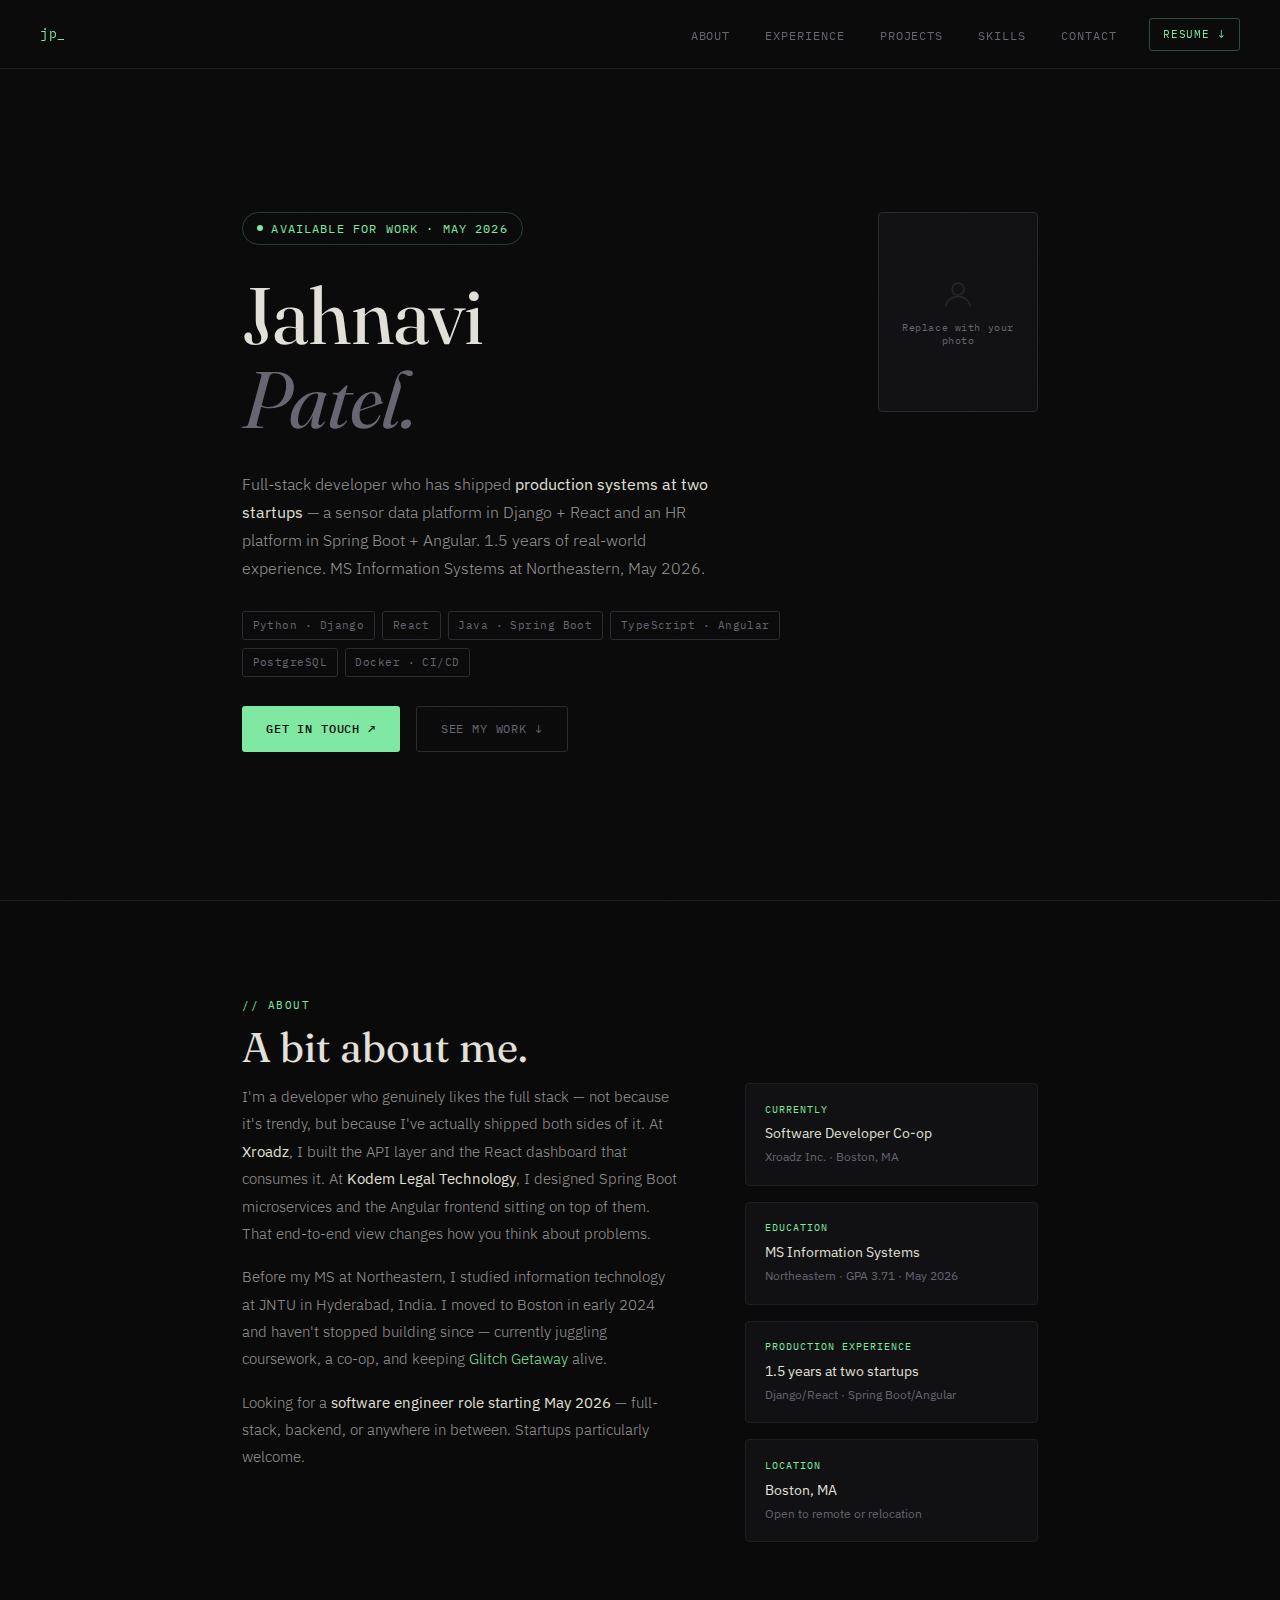
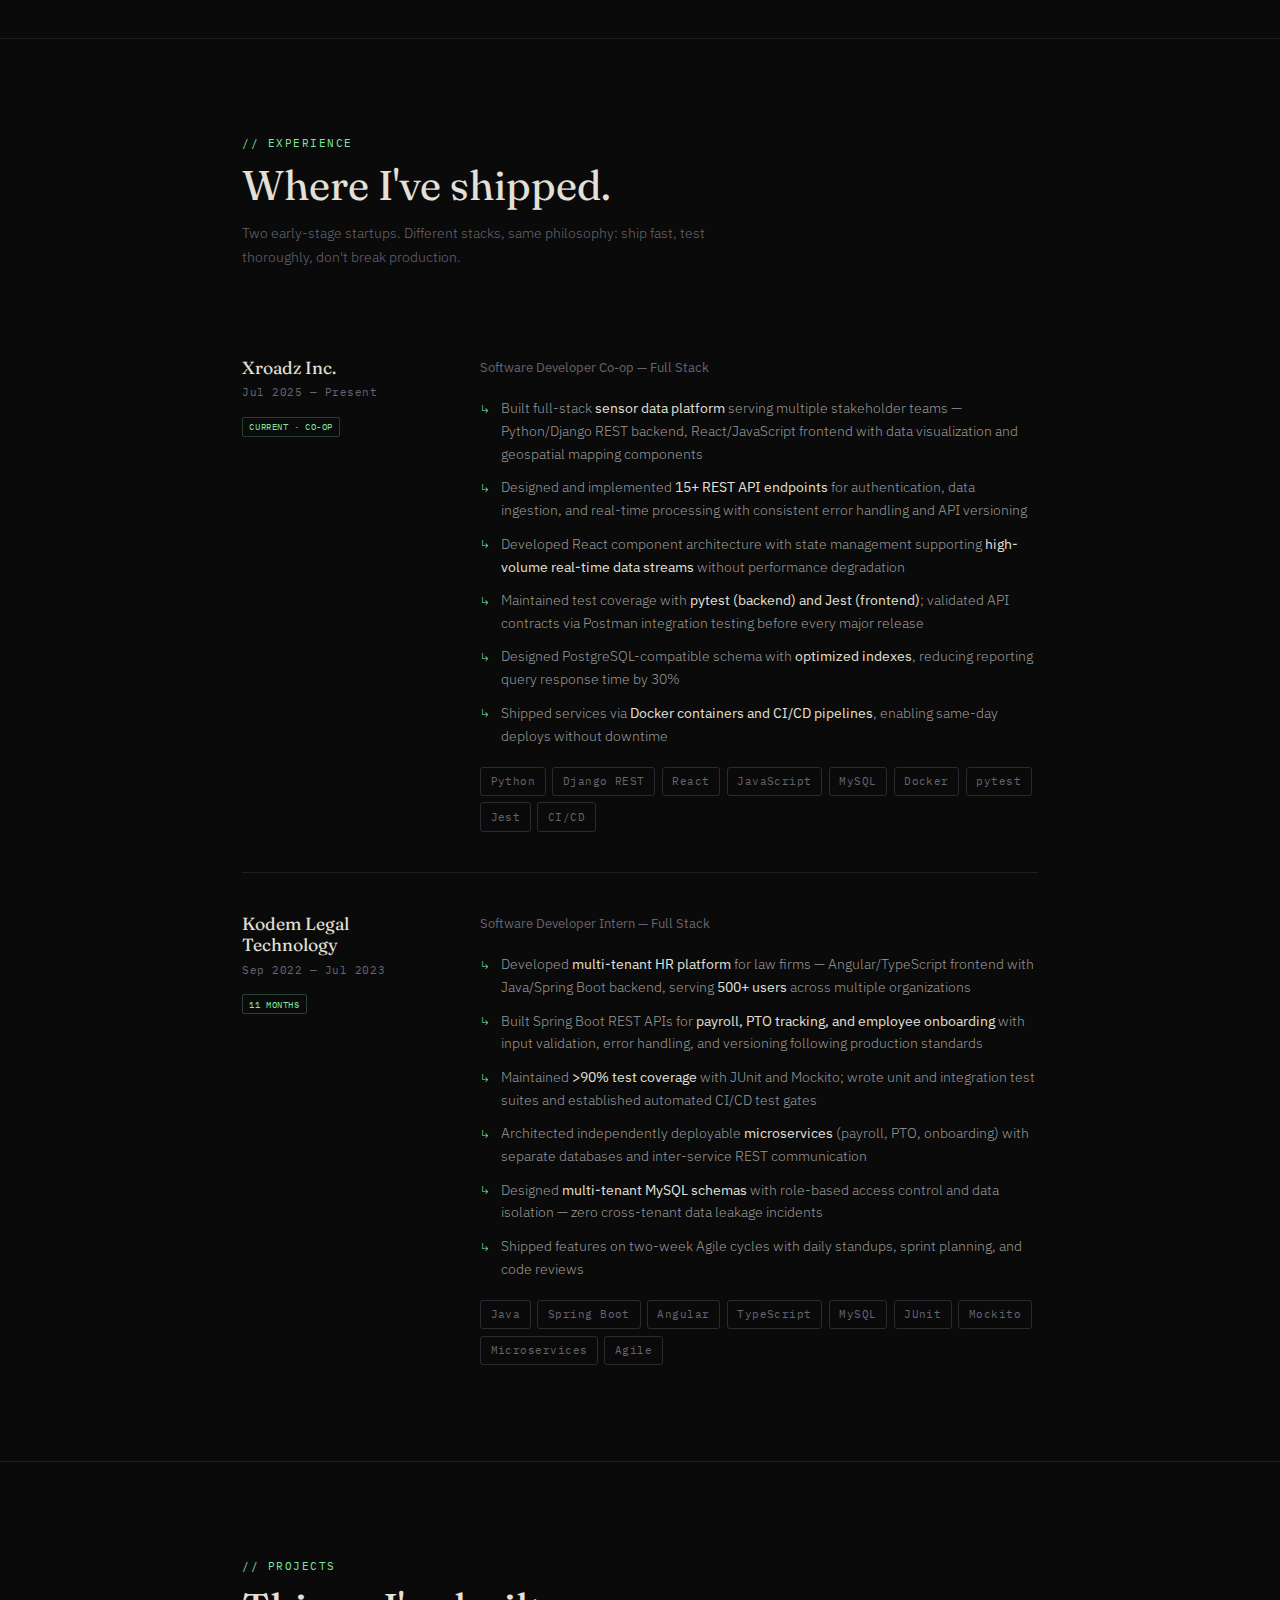
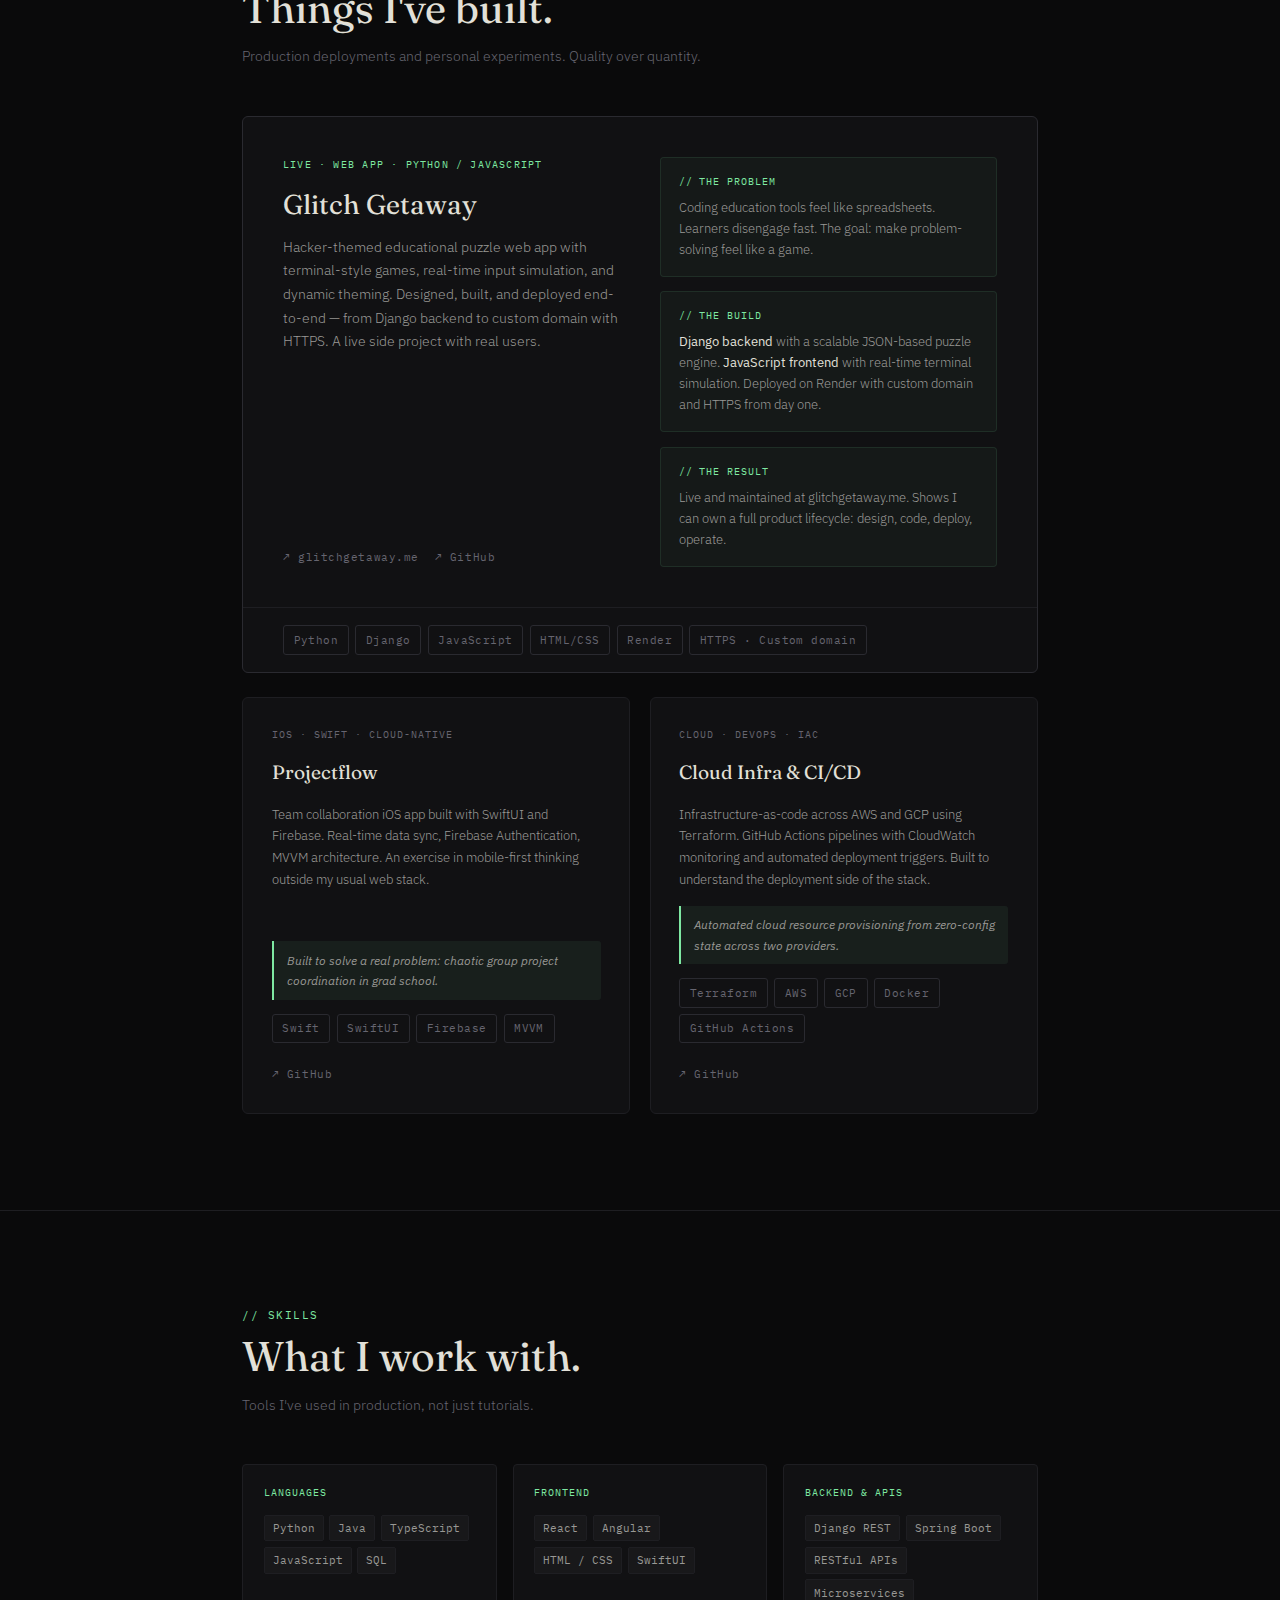
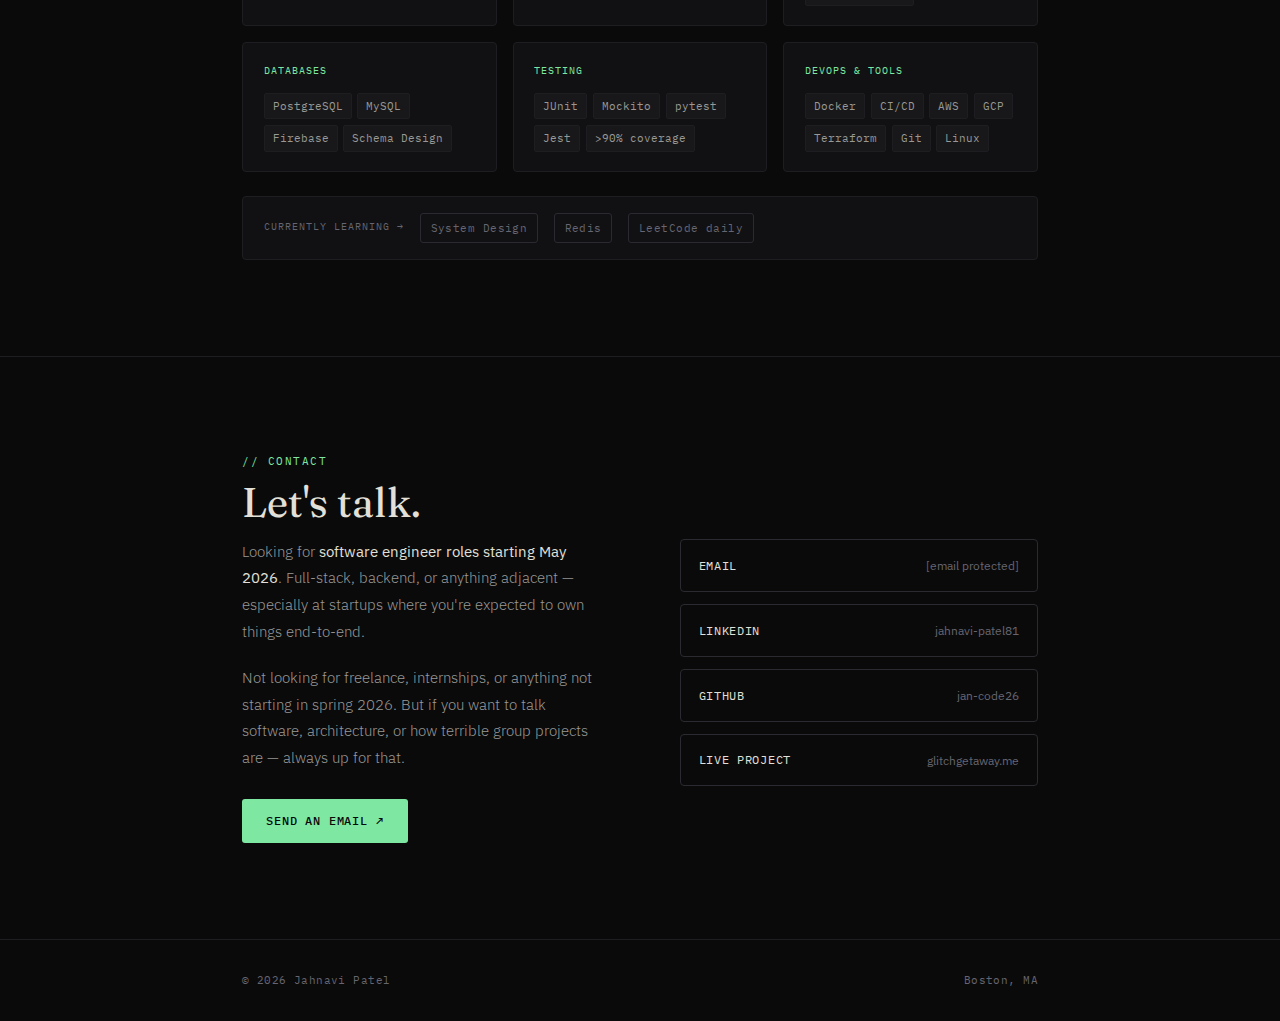
<file: portfolio/index.html>
<!DOCTYPE html>
<html lang="en">
<head>
  <meta charset="UTF-8" />
  <meta name="viewport" content="width=device-width, initial-scale=1.0" />
  <title>Jahnavi Patel — Software Developer</title>
  <meta name="description" content="Full-stack software developer. Django, React, Spring Boot, Angular. Based in Boston, MA. Available May 2026." />
  <link rel="preconnect" href="https://fonts.googleapis.com" />
  <link rel="preconnect" href="https://fonts.gstatic.com" crossorigin />
  <link href="https://fonts.googleapis.com/css2?family=Fraunces:ital,opsz,wght@0,9..144,300;0,9..144,400;1,9..144,300;1,9..144,400&family=IBM+Plex+Mono:wght@400;500&family=IBM+Plex+Sans:wght@300;400;500&display=swap" rel="stylesheet" />
  <style>
    *, *::before, *::after { box-sizing: border-box; margin: 0; padding: 0; }

    :root {
      --bg:       #0a0a0b;
      --surface:  #111113;
      --border:   #1e1e22;
      --border2:  #2a2a30;
      --text:     #e2e0d8;
      --muted:    #666570;
      --subtle:   #999895;
      --accent:   #7ee8a2;
      --accent2:  #a8f0c0;
      --accent-bg: rgba(126,232,162,0.07);
      --serif:    'Fraunces', Georgia, serif;
      --mono:     'IBM Plex Mono', monospace;
      --sans:     'IBM Plex Sans', sans-serif;
    }

    html { scroll-behavior: smooth; }

    body {
      background: var(--bg);
      color: var(--text);
      font-family: var(--sans);
      font-size: 16px;
      line-height: 1.65;
      overflow-x: hidden;
    }

    body::after {
      content: '';
      position: fixed;
      inset: 0;
      pointer-events: none;
      z-index: 9999;
      background-image: url("data:image/svg+xml,%3Csvg xmlns='http://www.w3.org/2000/svg' width='300' height='300'%3E%3Cfilter id='n'%3E%3CfeTurbulence type='fractalNoise' baseFrequency='0.75' numOctaves='4' stitchTiles='stitch'/%3E%3C/filter%3E%3Crect width='300' height='300' filter='url(%23n)' opacity='0.03'/%3E%3C/svg%3E");
      opacity: 0.5;
    }

    nav {
      position: fixed;
      top: 0; left: 0; right: 0;
      z-index: 100;
      display: flex;
      justify-content: space-between;
      align-items: center;
      padding: 1.1rem 2.5rem;
      background: rgba(10,10,11,0.88);
      backdrop-filter: blur(16px);
      border-bottom: 1px solid var(--border);
    }

    .nav-logo { font-family: var(--mono); font-size: 0.82rem; color: var(--accent); text-decoration: none; letter-spacing: 0.05em; }

    .nav-right { display: flex; align-items: center; gap: 2rem; }
    .nav-links { list-style: none; display: flex; gap: 2.2rem; }
    .nav-links a { font-family: var(--mono); font-size: 0.72rem; letter-spacing: 0.08em; text-transform: uppercase; color: var(--muted); text-decoration: none; transition: color 0.2s; }
    .nav-links a:hover { color: var(--text); }
    .nav-resume { font-family: var(--mono); font-size: 0.7rem; letter-spacing: 0.07em; text-transform: uppercase; color: var(--accent); text-decoration: none; border: 1px solid rgba(126,232,162,0.3); border-radius: 3px; padding: 0.4rem 0.85rem; transition: all 0.15s; white-space: nowrap; }
    .nav-resume:hover { background: var(--accent-bg); border-color: var(--accent); }
    .nav-hamburger { display: none; flex-direction: column; justify-content: center; gap: 5px; width: 28px; height: 28px; background: none; border: none; cursor: pointer; padding: 2px; }
    .nav-hamburger span { display: block; width: 100%; height: 1.5px; background: var(--muted); border-radius: 2px; transition: all 0.25s; transform-origin: center; }
    .nav-hamburger.open span:nth-child(1) { transform: translateY(6.5px) rotate(45deg); }
    .nav-hamburger.open span:nth-child(2) { opacity: 0; transform: scaleX(0); }
    .nav-hamburger.open span:nth-child(3) { transform: translateY(-6.5px) rotate(-45deg); }
    .mobile-drawer { display: none; position: fixed; top: 0; left: 0; right: 0; bottom: 0; z-index: 99; background: rgba(10,10,11,0.97); backdrop-filter: blur(16px); flex-direction: column; justify-content: center; align-items: center; padding: 5rem 2rem 3rem; opacity: 0; pointer-events: none; transition: opacity 0.25s; }
    .mobile-drawer.open { opacity: 1; pointer-events: all; }
    .mobile-drawer a { font-family: var(--mono); font-size: 1rem; letter-spacing: 0.1em; text-transform: uppercase; color: var(--muted); text-decoration: none; padding: 1.2rem 0; border-bottom: 1px solid var(--border); width: 100%; text-align: center; transition: color 0.15s; }
    .mobile-drawer a:first-child { border-top: 1px solid var(--border); }
    .mobile-drawer a:hover, .mobile-drawer a:active { color: var(--accent); }
    .drawer-resume { color: var(--accent) !important; margin-top: 2rem; border: 1px solid rgba(126,232,162,0.3) !important; border-radius: 3px; padding: 0.9rem 2rem !important; width: auto !important; border-top: none !important; }

    .wrap { max-width: 860px; margin: 0 auto; padding: 0 2rem; position: relative; z-index: 1; }

    section { padding: 6rem 0; }
    section + section { border-top: 1px solid var(--border); }

    #hero { min-height: 100vh; display: flex; align-items: center; padding: 9rem 0 5rem; border-top: none; }

    .hero-grid { display: grid; grid-template-columns: 1fr auto; gap: 3rem; align-items: start; }
    .hero-left { display: flex; flex-direction: column; gap: 1.8rem; }

    .badge { display: inline-flex; align-items: center; gap: 0.5rem; font-family: var(--mono); font-size: 0.72rem; color: var(--accent); letter-spacing: 0.1em; text-transform: uppercase; border: 1px solid rgba(126,232,162,0.25); border-radius: 100px; padding: 0.35rem 0.9rem; width: fit-content; }
    .badge-dot { width: 6px; height: 6px; border-radius: 50%; background: var(--accent); animation: blink 2s ease-in-out infinite; }
    @keyframes blink { 0%,100%{opacity:1} 50%{opacity:0.2} }

    h1 { font-family: var(--serif); font-size: clamp(3rem, 6.5vw, 5rem); font-weight: 400; line-height: 1.05; letter-spacing: -0.01em; }
    h1 .dim { color: var(--muted); font-style: italic; }

    .hero-bio { font-size: 1rem; color: var(--subtle); max-width: 480px; line-height: 1.75; font-weight: 300; }
    .hero-bio strong { color: var(--text); font-weight: 400; }

    .hero-tags { display: flex; flex-wrap: wrap; gap: 0.45rem; }

    .tag { font-family: var(--mono); font-size: 0.7rem; color: var(--muted); border: 1px solid var(--border2); border-radius: 3px; padding: 0.28rem 0.6rem; letter-spacing: 0.04em; transition: all 0.15s; }
    .tag:hover { border-color: var(--accent); color: var(--accent); }

    .hero-actions { display: flex; gap: 1rem; flex-wrap: wrap; }

    .btn { display: inline-flex; align-items: center; gap: 0.4rem; font-family: var(--mono); font-size: 0.75rem; letter-spacing: 0.07em; text-transform: uppercase; text-decoration: none; padding: 0.75rem 1.5rem; border-radius: 3px; transition: all 0.15s; cursor: pointer; border: none; white-space: nowrap; }
    .btn-primary { background: var(--accent); color: #0a0a0b; font-weight: 500; }
    .btn-primary:hover { background: var(--accent2); transform: translateY(-1px); }
    .btn-ghost { background: transparent; color: var(--muted); border: 1px solid var(--border2); }
    .btn-ghost:hover { color: var(--text); border-color: var(--subtle); }

    .hero-photo { width: 160px; flex-shrink: 0; }
    .photo-frame { width: 160px; height: 200px; border-radius: 4px; border: 1px solid var(--border2); overflow: hidden; background: var(--surface); }
    .photo-frame img { width: 100%; height: 100%; object-fit: cover; display: block; filter: grayscale(20%); }
    .photo-placeholder { width: 100%; height: 100%; display: flex; flex-direction: column; align-items: center; justify-content: center; gap: 0.5rem; color: var(--muted); font-family: var(--mono); font-size: 0.6rem; letter-spacing: 0.06em; text-align: center; padding: 1rem; line-height: 1.4; }
    .photo-placeholder svg { width: 36px; height: 36px; opacity: 0.25; }

    .sec-label { font-family: var(--mono); font-size: 0.68rem; color: var(--accent); letter-spacing: 0.14em; text-transform: uppercase; margin-bottom: 0.6rem; }
    h2 { font-family: var(--serif); font-size: clamp(1.8rem, 3.5vw, 2.6rem); font-weight: 400; line-height: 1.1; margin-bottom: 0.8rem; }
    .sec-sub { font-size: 0.9rem; color: var(--muted); margin-bottom: 3rem; font-weight: 300; max-width: 480px; }

    /* ABOUT */
    .about-grid { display: grid; grid-template-columns: 3fr 2fr; gap: 4rem; align-items: start; }
    .about-text p { font-size: 0.95rem; color: var(--subtle); line-height: 1.8; font-weight: 300; margin-bottom: 1rem; }
    .about-text p:last-child { margin-bottom: 0; }
    .about-text strong { color: var(--text); font-weight: 400; }
    .about-text a { color: var(--accent); text-decoration: none; }
    .about-facts { display: flex; flex-direction: column; gap: 1rem; }
    .fact { padding: 1.1rem 1.2rem; background: var(--surface); border: 1px solid var(--border); border-radius: 4px; }
    .fact-label { font-family: var(--mono); font-size: 0.6rem; color: var(--accent); letter-spacing: 0.1em; text-transform: uppercase; margin-bottom: 0.3rem; }
    .fact-value { font-size: 0.88rem; color: var(--text); font-weight: 400; }
    .fact-sub { font-size: 0.75rem; color: var(--muted); margin-top: 0.12rem; }

    /* EXPERIENCE */
    .exp-list { display: flex; flex-direction: column; }
    .exp-item { display: grid; grid-template-columns: 190px 1fr; gap: 3rem; padding: 2.5rem 0; border-bottom: 1px solid var(--border); }
    .exp-item:last-child { border-bottom: none; padding-bottom: 0; }
    .exp-company { font-family: var(--serif); font-size: 1.1rem; font-weight: 400; line-height: 1.2; margin-bottom: 0.4rem; }
    .exp-period { font-family: var(--mono); font-size: 0.66rem; color: var(--muted); letter-spacing: 0.05em; margin-bottom: 0.6rem; }
    .exp-badge { display: inline-block; font-family: var(--mono); font-size: 0.58rem; color: var(--accent); border: 1px solid rgba(126,232,162,0.25); border-radius: 2px; padding: 0.1rem 0.4rem; letter-spacing: 0.06em; text-transform: uppercase; }
    .exp-role { font-size: 0.8rem; color: var(--muted); margin-bottom: 1.2rem; }
    .exp-bullets { list-style: none; display: flex; flex-direction: column; gap: 0.65rem; margin-bottom: 1.2rem; }
    .exp-bullets li { font-size: 0.87rem; color: var(--subtle); padding-left: 1.3rem; position: relative; line-height: 1.65; font-weight: 300; }
    .exp-bullets li::before { content: '↳'; position: absolute; left: 0; color: var(--accent); font-size: 0.72rem; top: 0.12rem; }
    .exp-bullets li strong { color: var(--text); font-weight: 400; }
    .tech-row { display: flex; flex-wrap: wrap; gap: 0.4rem; }

    /* PROJECTS */
    .project-anchor { background: var(--surface); border: 1px solid var(--border2); border-radius: 6px; overflow: hidden; margin-bottom: 1.5rem; transition: border-color 0.2s; }
    .project-anchor:hover { border-color: rgba(126,232,162,0.3); }
    .anchor-top { padding: 2.5rem; display: grid; grid-template-columns: 1fr 1fr; gap: 2.5rem; border-bottom: 1px solid var(--border); }
    .anchor-left { display: flex; flex-direction: column; gap: 1rem; }
    .project-kicker { font-family: var(--mono); font-size: 0.63rem; color: var(--accent); letter-spacing: 0.12em; text-transform: uppercase; }
    .project-name { font-family: var(--serif); font-size: 1.7rem; font-weight: 400; line-height: 1.1; }
    .project-desc { font-size: 0.87rem; color: var(--subtle); line-height: 1.7; font-weight: 300; }
    .project-links { display: flex; gap: 1rem; margin-top: auto; padding-top: 0.3rem; }
    .plink { font-family: var(--mono); font-size: 0.68rem; color: var(--muted); text-decoration: none; letter-spacing: 0.05em; display: flex; align-items: center; gap: 0.3rem; transition: color 0.15s; }
    .plink:hover { color: var(--accent); }
    .anchor-right { display: flex; flex-direction: column; gap: 0.9rem; }
    .case-block { background: rgba(126,232,162,0.04); border: 1px solid rgba(126,232,162,0.1); border-radius: 4px; padding: 1rem 1.1rem; }
    .case-label { font-family: var(--mono); font-size: 0.6rem; color: var(--accent); letter-spacing: 0.1em; text-transform: uppercase; margin-bottom: 0.45rem; }
    .case-text { font-size: 0.82rem; color: var(--subtle); line-height: 1.6; font-weight: 300; }
    .case-text strong { color: var(--text); font-weight: 400; }
    .anchor-bottom { padding: 1.1rem 2.5rem; display: flex; align-items: center; gap: 0.4rem; flex-wrap: wrap; }

    .project-cards { display: grid; grid-template-columns: 1fr 1fr; gap: 1.2rem; }
    .project-card { background: var(--surface); border: 1px solid var(--border); border-radius: 6px; padding: 1.8rem; display: flex; flex-direction: column; gap: 0.9rem; transition: border-color 0.2s, transform 0.15s; position: relative; overflow: hidden; }
    .project-card::after { content: ''; position: absolute; top: 0; left: 0; right: 0; height: 1px; background: linear-gradient(90deg, transparent, var(--accent), transparent); opacity: 0; transition: opacity 0.25s; }
    .project-card:hover { border-color: rgba(126,232,162,0.2); transform: translateY(-2px); }
    .project-card:hover::after { opacity: 1; }
    .card-kicker { font-family: var(--mono); font-size: 0.6rem; color: var(--muted); letter-spacing: 0.1em; text-transform: uppercase; }
    .card-name { font-family: var(--serif); font-size: 1.2rem; font-weight: 400; }
    .card-desc { font-size: 0.83rem; color: var(--subtle); line-height: 1.65; font-weight: 300; flex: 1; }
    .card-impact { background: var(--accent-bg); border-left: 2px solid var(--accent); padding: 0.55rem 0.8rem; border-radius: 0 3px 3px 0; font-size: 0.77rem; color: var(--subtle); font-style: italic; }

    /* SKILLS */
    .skills-wrap { display: grid; grid-template-columns: repeat(3, 1fr); gap: 1rem; }
    .skill-group { background: var(--surface); border: 1px solid var(--border); border-radius: 4px; padding: 1.2rem 1.3rem; }
    .sg-name { font-family: var(--mono); font-size: 0.62rem; color: var(--accent); letter-spacing: 0.1em; text-transform: uppercase; margin-bottom: 0.85rem; }
    .sg-items { display: flex; flex-wrap: wrap; gap: 0.35rem; }
    .sg-item { font-family: var(--mono); font-size: 0.7rem; color: var(--subtle); background: rgba(255,255,255,0.03); border: 1px solid var(--border); border-radius: 2px; padding: 0.2rem 0.5rem; }
    .learning-row { margin-top: 1.5rem; padding: 1rem 1.3rem; background: var(--surface); border: 1px solid var(--border); border-radius: 4px; display: flex; align-items: center; gap: 1rem; flex-wrap: wrap; }
    .learning-label { font-family: var(--mono); font-size: 0.63rem; color: var(--muted); letter-spacing: 0.1em; text-transform: uppercase; white-space: nowrap; }

    /* CONTACT */
    .contact-grid { display: grid; grid-template-columns: 1fr 1fr; gap: 5rem; align-items: start; }
    .contact-copy { display: flex; flex-direction: column; gap: 1.2rem; }
    .contact-copy p { font-size: 0.93rem; color: var(--subtle); line-height: 1.8; font-weight: 300; }
    .contact-copy strong { color: var(--text); font-weight: 400; }
    .contact-links { display: flex; flex-direction: column; gap: 0.75rem; }
    .clink { display: flex; align-items: center; justify-content: space-between; padding: 0.95rem 1.1rem; border: 1px solid var(--border2); border-radius: 4px; text-decoration: none; color: var(--text); transition: all 0.15s; }
    .clink:hover { border-color: var(--accent); background: var(--accent-bg); }
    .clink-name { font-family: var(--mono); font-size: 0.72rem; letter-spacing: 0.06em; text-transform: uppercase; }
    .clink-val { font-size: 0.78rem; color: var(--muted); }

    footer { border-top: 1px solid var(--border); padding: 2rem 0; }
    footer .inner { display: flex; justify-content: space-between; align-items: center; }
    footer p { font-family: var(--mono); font-size: 0.66rem; color: var(--muted); letter-spacing: 0.04em; }

    .fade { opacity: 1; transform: none; }

    @media (max-width: 680px) {
      .hero-grid { grid-template-columns: 1fr; }
      .hero-photo { display: none; }
      .about-grid { grid-template-columns: 1fr; }
      .exp-item { grid-template-columns: 1fr; gap: 1rem; }
      .anchor-top { grid-template-columns: 1fr; }
      .project-cards { grid-template-columns: 1fr; }
      .skills-wrap { grid-template-columns: 1fr 1fr; }
      .contact-grid { grid-template-columns: 1fr; gap: 2.5rem; }
      .nav-links { display: none; }
      .nav-resume { display: none; }
      .nav-hamburger { display: flex; }
      .mobile-drawer { display: flex; }
    }
  </style>
</head>
<body>

<nav>
  <a class="nav-logo" href="#hero">jp_</a>
  <div class="nav-right">
    <ul class="nav-links">
      <li><a href="#about">About</a></li>
      <li><a href="#experience">Experience</a></li>
      <li><a href="#projects">Projects</a></li>
      <li><a href="#skills">Skills</a></li>
      <li><a href="#contact">Contact</a></li>
    </ul>
    <a href="Jahnavi_Patel_Resume.pdf" download class="nav-resume">Resume ↓</a>
    <button class="nav-hamburger" id="hamburger" aria-label="Open menu">
      <span></span><span></span><span></span>
    </button>
  </div>
</nav>

<!-- MOBILE DRAWER -->
<div class="mobile-drawer" id="drawer">
  <a href="#about" class="drawer-link">About</a>
  <a href="#experience" class="drawer-link">Experience</a>
  <a href="#projects" class="drawer-link">Projects</a>
  <a href="#skills" class="drawer-link">Skills</a>
  <a href="#contact" class="drawer-link">Contact</a>
  <a href="Jahnavi_Patel_Resume.pdf" download class="drawer-resume">Resume ↓</a>
</div>

<!-- HERO -->
<section id="hero">
  <div class="wrap">
    <div class="hero-grid">
      <div class="hero-left">
        <div class="badge fade"><span class="badge-dot"></span>Available for work · May 2026</div>
        <h1 class="fade" style="transition-delay:.08s">Jahnavi<br><span class="dim">Patel.</span></h1>
        <p class="hero-bio fade" style="transition-delay:.14s">
          Full-stack developer who has shipped <strong>production systems at two startups</strong> — a sensor data platform in Django + React and an HR platform in Spring Boot + Angular. 1.5 years of real-world experience. MS Information Systems at Northeastern, May 2026.
        </p>
        <div class="hero-tags fade" style="transition-delay:.19s">
          <span class="tag">Python · Django</span>
          <span class="tag">React</span>
          <span class="tag">Java · Spring Boot</span>
          <span class="tag">TypeScript · Angular</span>
          <span class="tag">PostgreSQL</span>
          <span class="tag">Docker · CI/CD</span>
        </div>
        <div class="hero-actions fade" style="transition-delay:.24s">
          <a href="/cdn-cgi/l/email-protection#91fbf0f9fff0e7f8bff0f5e2a3a7d1f6fcf0f8fdbff2fefc" class="btn btn-primary">Get in touch ↗</a>
          <a href="#experience" class="btn btn-ghost">See my work ↓</a>
        </div>
      </div>

      <div class="hero-photo fade" style="transition-delay:.3s">
        <div class="photo-frame">
          <!-- Replace with: <img src="your-photo.jpg" alt="Jahnavi Patel" /> -->
          <div class="photo-placeholder">
            <svg viewBox="0 0 24 24" fill="none" stroke="currentColor" stroke-width="1">
              <circle cx="12" cy="8" r="4"/><path d="M4 20c0-4 3.6-7 8-7s8 3 8 7"/>
            </svg>
            Replace with your photo
          </div>
        </div>
      </div>
    </div>
  </div>
</section>

<!-- ABOUT -->
<section id="about">
  <div class="wrap">
    <div class="sec-label fade">// about</div>
    <h2 class="fade">A bit about me.</h2>
    <div class="about-grid">
      <div class="about-text fade">
        <p>I'm a developer who genuinely likes the full stack — not because it's trendy, but because I've actually shipped both sides of it. At <strong>Xroadz</strong>, I built the API layer and the React dashboard that consumes it. At <strong>Kodem Legal Technology</strong>, I designed Spring Boot microservices and the Angular frontend sitting on top of them. That end-to-end view changes how you think about problems.</p>
        <p>Before my MS at Northeastern, I studied information technology at JNTU in Hyderabad, India. I moved to Boston in early 2024 and haven't stopped building since — currently juggling coursework, a co-op, and keeping <a href="https://glitchgetaway.me">Glitch Getaway</a> alive.</p>
        <p>Looking for a <strong>software engineer role starting May 2026</strong> — full-stack, backend, or anywhere in between. Startups particularly welcome.</p>
      </div>
      <div class="about-facts fade" style="transition-delay:.1s">
        <div class="fact">
          <div class="fact-label">Currently</div>
          <div class="fact-value">Software Developer Co-op</div>
          <div class="fact-sub">Xroadz Inc. · Boston, MA</div>
        </div>
        <div class="fact">
          <div class="fact-label">Education</div>
          <div class="fact-value">MS Information Systems</div>
          <div class="fact-sub">Northeastern · GPA 3.71 · May 2026</div>
        </div>
        <div class="fact">
          <div class="fact-label">Production experience</div>
          <div class="fact-value">1.5 years at two startups</div>
          <div class="fact-sub">Django/React · Spring Boot/Angular</div>
        </div>
        <div class="fact">
          <div class="fact-label">Location</div>
          <div class="fact-value">Boston, MA</div>
          <div class="fact-sub">Open to remote or relocation</div>
        </div>
      </div>
    </div>
  </div>
</section>

<!-- EXPERIENCE -->
<section id="experience">
  <div class="wrap">
    <div class="sec-label fade">// experience</div>
    <h2 class="fade">Where I've shipped.</h2>
    <p class="sec-sub fade">Two early-stage startups. Different stacks, same philosophy: ship fast, test thoroughly, don't break production.</p>
    <div class="exp-list">
      <div class="exp-item fade">
        <div class="exp-meta">
          <div class="exp-company">Xroadz Inc.</div>
          <div class="exp-period">Jul 2025 — Present</div>
          <span class="exp-badge">Current · Co-op</span>
        </div>
        <div>
          <div class="exp-role">Software Developer Co-op — Full Stack</div>
          <ul class="exp-bullets">
            <li>Built full-stack <strong>sensor data platform</strong> serving multiple stakeholder teams — Python/Django REST backend, React/JavaScript frontend with data visualization and geospatial mapping components</li>
            <li>Designed and implemented <strong>15+ REST API endpoints</strong> for authentication, data ingestion, and real-time processing with consistent error handling and API versioning</li>
            <li>Developed React component architecture with state management supporting <strong>high-volume real-time data streams</strong> without performance degradation</li>
            <li>Maintained test coverage with <strong>pytest (backend) and Jest (frontend)</strong>; validated API contracts via Postman integration testing before every major release</li>
            <li>Designed PostgreSQL-compatible schema with <strong>optimized indexes</strong>, reducing reporting query response time by 30%</li>
            <li>Shipped services via <strong>Docker containers and CI/CD pipelines</strong>, enabling same-day deploys without downtime</li>
          </ul>
          <div class="tech-row">
            <span class="tag">Python</span><span class="tag">Django REST</span><span class="tag">React</span>
            <span class="tag">JavaScript</span><span class="tag">MySQL</span><span class="tag">Docker</span>
            <span class="tag">pytest</span><span class="tag">Jest</span><span class="tag">CI/CD</span>
          </div>
        </div>
      </div>

      <div class="exp-item fade">
        <div class="exp-meta">
          <div class="exp-company">Kodem Legal Technology</div>
          <div class="exp-period">Sep 2022 — Jul 2023</div>
          <span class="exp-badge">11 months</span>
        </div>
        <div>
          <div class="exp-role">Software Developer Intern — Full Stack</div>
          <ul class="exp-bullets">
            <li>Developed <strong>multi-tenant HR platform</strong> for law firms — Angular/TypeScript frontend with Java/Spring Boot backend, serving <strong>500+ users</strong> across multiple organizations</li>
            <li>Built Spring Boot REST APIs for <strong>payroll, PTO tracking, and employee onboarding</strong> with input validation, error handling, and versioning following production standards</li>
            <li>Maintained <strong>&gt;90% test coverage</strong> with JUnit and Mockito; wrote unit and integration test suites and established automated CI/CD test gates</li>
            <li>Architected independently deployable <strong>microservices</strong> (payroll, PTO, onboarding) with separate databases and inter-service REST communication</li>
            <li>Designed <strong>multi-tenant MySQL schemas</strong> with role-based access control and data isolation — zero cross-tenant data leakage incidents</li>
            <li>Shipped features on two-week Agile cycles with daily standups, sprint planning, and code reviews</li>
          </ul>
          <div class="tech-row">
            <span class="tag">Java</span><span class="tag">Spring Boot</span><span class="tag">Angular</span>
            <span class="tag">TypeScript</span><span class="tag">MySQL</span><span class="tag">JUnit</span>
            <span class="tag">Mockito</span><span class="tag">Microservices</span><span class="tag">Agile</span>
          </div>
        </div>
      </div>
    </div>
  </div>
</section>

<!-- PROJECTS -->
<section id="projects">
  <div class="wrap">
    <div class="sec-label fade">// projects</div>
    <h2 class="fade">Things I've built.</h2>
    <p class="sec-sub fade">Production deployments and personal experiments. Quality over quantity.</p>

    <div class="project-anchor fade">
      <div class="anchor-top">
        <div class="anchor-left">
          <div class="project-kicker">Live · Web App · Python / JavaScript</div>
          <div class="project-name">Glitch Getaway</div>
          <p class="project-desc">Hacker-themed educational puzzle web app with terminal-style games, real-time input simulation, and dynamic theming. Designed, built, and deployed end-to-end — from Django backend to custom domain with HTTPS. A live side project with real users.</p>
          <div class="project-links">
            <a href="https://glitchgetaway.me" target="_blank" class="plink">↗ glitchgetaway.me</a>
            <a href="https://github.com/jan-code26" target="_blank" class="plink">↗ GitHub</a>
          </div>
        </div>
        <div class="anchor-right">
          <div class="case-block">
            <div class="case-label">// the problem</div>
            <p class="case-text">Coding education tools feel like spreadsheets. Learners disengage fast. The goal: make problem-solving feel like a game.</p>
          </div>
          <div class="case-block">
            <div class="case-label">// the build</div>
            <p class="case-text"><strong>Django backend</strong> with a scalable JSON-based puzzle engine. <strong>JavaScript frontend</strong> with real-time terminal simulation. Deployed on Render with custom domain and HTTPS from day one.</p>
          </div>
          <div class="case-block">
            <div class="case-label">// the result</div>
            <p class="case-text">Live and maintained at glitchgetaway.me. Shows I can own a full product lifecycle: design, code, deploy, operate.</p>
          </div>
        </div>
      </div>
      <div class="anchor-bottom">
        <span class="tag">Python</span><span class="tag">Django</span>
        <span class="tag">JavaScript</span><span class="tag">HTML/CSS</span>
        <span class="tag">Render</span><span class="tag">HTTPS · Custom domain</span>
      </div>
    </div>

    <div class="project-cards">
      <div class="project-card fade">
        <div class="card-kicker">iOS · Swift · Cloud-native</div>
        <div class="card-name">Projectflow</div>
        <p class="card-desc">Team collaboration iOS app built with SwiftUI and Firebase. Real-time data sync, Firebase Authentication, MVVM architecture. An exercise in mobile-first thinking outside my usual web stack.</p>
        <div class="card-impact">Built to solve a real problem: chaotic group project coordination in grad school.</div>
        <div class="tech-row">
          <span class="tag">Swift</span><span class="tag">SwiftUI</span><span class="tag">Firebase</span><span class="tag">MVVM</span>
        </div>
        <div class="project-links" style="margin-top:0.2rem;">
          <a href="https://github.com/jan-code26/projectflow" target="_blank" class="plink">↗ GitHub</a>
        </div>
      </div>

      <div class="project-card fade" style="transition-delay:.07s">
        <div class="card-kicker">Cloud · DevOps · IaC</div>
        <div class="card-name">Cloud Infra & CI/CD</div>
        <p class="card-desc">Infrastructure-as-code across AWS and GCP using Terraform. GitHub Actions pipelines with CloudWatch monitoring and automated deployment triggers. Built to understand the deployment side of the stack.</p>
        <div class="card-impact">Automated cloud resource provisioning from zero-config state across two providers.</div>
        <div class="tech-row">
          <span class="tag">Terraform</span><span class="tag">AWS</span><span class="tag">GCP</span><span class="tag">Docker</span><span class="tag">GitHub Actions</span>
        </div>
        <div class="project-links" style="margin-top:0.2rem;">
          <a href="https://github.com/jan-code26/cloud-infra" target="_blank" class="plink">↗ GitHub</a>
        </div>
      </div>
    </div>
  </div>
</section>

<!-- SKILLS -->
<section id="skills">
  <div class="wrap">
    <div class="sec-label fade">// skills</div>
    <h2 class="fade">What I work with.</h2>
    <p class="sec-sub fade">Tools I've used in production, not just tutorials.</p>
    <div class="skills-wrap">
      <div class="skill-group fade">
        <div class="sg-name">Languages</div>
        <div class="sg-items">
          <span class="sg-item">Python</span><span class="sg-item">Java</span>
          <span class="sg-item">TypeScript</span><span class="sg-item">JavaScript</span><span class="sg-item">SQL</span>
        </div>
      </div>
      <div class="skill-group fade" style="transition-delay:.04s">
        <div class="sg-name">Frontend</div>
        <div class="sg-items">
          <span class="sg-item">React</span><span class="sg-item">Angular</span>
          <span class="sg-item">HTML / CSS</span><span class="sg-item">SwiftUI</span>
        </div>
      </div>
      <div class="skill-group fade" style="transition-delay:.08s">
        <div class="sg-name">Backend & APIs</div>
        <div class="sg-items">
          <span class="sg-item">Django REST</span><span class="sg-item">Spring Boot</span>
          <span class="sg-item">RESTful APIs</span><span class="sg-item">Microservices</span>
        </div>
      </div>
      <div class="skill-group fade" style="transition-delay:.04s">
        <div class="sg-name">Databases</div>
        <div class="sg-items">
          <span class="sg-item">PostgreSQL</span><span class="sg-item">MySQL</span>
          <span class="sg-item">Firebase</span><span class="sg-item">Schema Design</span>
        </div>
      </div>
      <div class="skill-group fade" style="transition-delay:.08s">
        <div class="sg-name">Testing</div>
        <div class="sg-items">
          <span class="sg-item">JUnit</span><span class="sg-item">Mockito</span>
          <span class="sg-item">pytest</span><span class="sg-item">Jest</span><span class="sg-item">&gt;90% coverage</span>
        </div>
      </div>
      <div class="skill-group fade" style="transition-delay:.12s">
        <div class="sg-name">DevOps & Tools</div>
        <div class="sg-items">
          <span class="sg-item">Docker</span><span class="sg-item">CI/CD</span>
          <span class="sg-item">AWS</span><span class="sg-item">GCP</span>
          <span class="sg-item">Terraform</span><span class="sg-item">Git</span><span class="sg-item">Linux</span>
        </div>
      </div>
    </div>
    <div class="learning-row fade">
      <span class="learning-label">Currently learning →</span>
      <span class="tag">System Design</span>
      <span class="tag">Redis</span>
      <span class="tag">LeetCode daily</span>
    </div>
  </div>
</section>

<!-- CONTACT -->
<section id="contact">
  <div class="wrap">
    <div class="sec-label fade">// contact</div>
    <h2 class="fade">Let's talk.</h2>
    <div class="contact-grid">
      <div class="contact-copy fade">
        <p>Looking for <strong>software engineer roles starting May 2026</strong>. Full-stack, backend, or anything adjacent — especially at startups where you're expected to own things end-to-end.</p>
        <p>Not looking for freelance, internships, or anything not starting in spring 2026. But if you want to talk software, architecture, or how terrible group projects are — always up for that.</p>
        <a href="/cdn-cgi/l/email-protection#107a71787e7166793e717463222650777d71797c3e737f7d" class="btn btn-primary" style="width:fit-content; margin-top:0.5rem;">Send an email ↗</a>
      </div>
      <div class="contact-links fade" style="transition-delay:.1s">
        <a href="/cdn-cgi/l/email-protection#4a202b22242b3c23642b2e39787c0a2d272b232664292527" class="clink">
          <span class="clink-name">Email</span><span class="clink-val"><span class="__cf_email__" data-cfemail="93f9f2fbfdf2e5fabdf2f7e0a1a5d3f4fef2faffbdf0fcfe">[email&#160;protected]</span></span>
        </a>
        <a href="https://linkedin.com/in/jahnavi-patel81" target="_blank" class="clink">
          <span class="clink-name">LinkedIn</span><span class="clink-val">jahnavi-patel81</span>
        </a>
        <a href="https://github.com/jan-code26" target="_blank" class="clink">
          <span class="clink-name">GitHub</span><span class="clink-val">jan-code26</span>
        </a>
        <a href="https://glitchgetaway.me" target="_blank" class="clink">
          <span class="clink-name">Live project</span><span class="clink-val">glitchgetaway.me</span>
        </a>
      </div>
    </div>
  </div>
</section>

<footer>
  <div class="wrap">
    <div class="inner">
      <p>© 2026 Jahnavi Patel</p>
      <p>Boston, MA</p>
    </div>
  </div>
</footer>

<script data-cfasync="false" src="/cdn-cgi/scripts/5c5dd728/clo
<script>
  const fades = document.querySelectorAll('.fade');

  // Fallback: if IntersectionObserver doesn't fire within 800ms, show everything
  const fallback = setTimeout(() => {
    fades.forEach(el => el.classList.add('in'));
  }, 800);

  const obs = new IntersectionObserver((entries) => {
    entries.forEach(e => {
      if (e.isIntersecting) {
        e.target.classList.add('in');
        obs.unobserve(e.target);
      }
    });
    // If all visible, clear fallback
    if ([...fades].every(el => el.classList.contains('in'))) clearTimeout(fallback);
  }, { threshold: 0.08 });

  fades.forEach(el => obs.observe(el));

  const hamburger = document.getElementById('hamburger');
  const drawer = document.getElementById('drawer');
  hamburger.addEventListener('click', () => {
    const open = drawer.classList.toggle('open');
    hamburger.classList.toggle('open', open);
    document.body.style.overflow = open ? 'hidden' : '';
  });
  drawer.querySelectorAll('a').forEach(link => {
    link.addEventListener('click', () => {
      drawer.classList.remove('open');
      hamburger.classList.remove('open');
      document.body.style.overflow = '';
    });
  });
</script>
</body>
</html>
</file>
